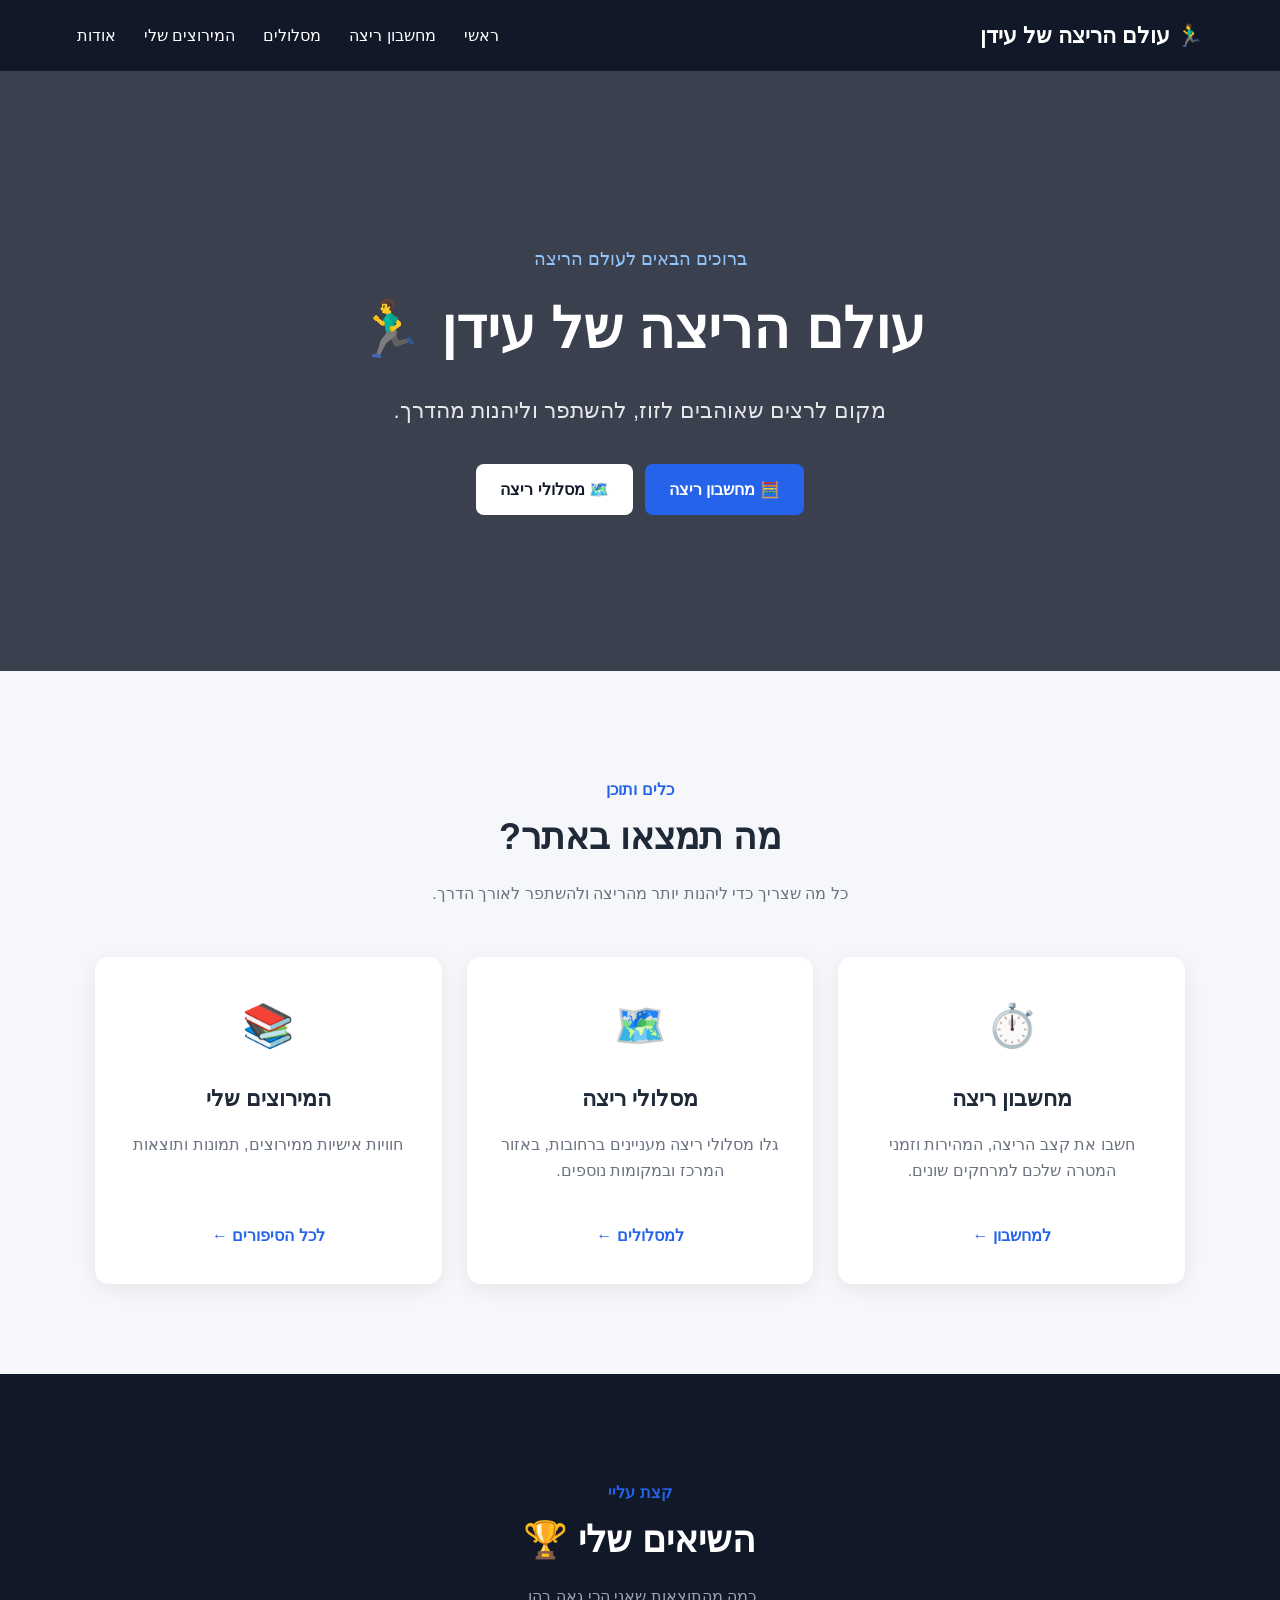
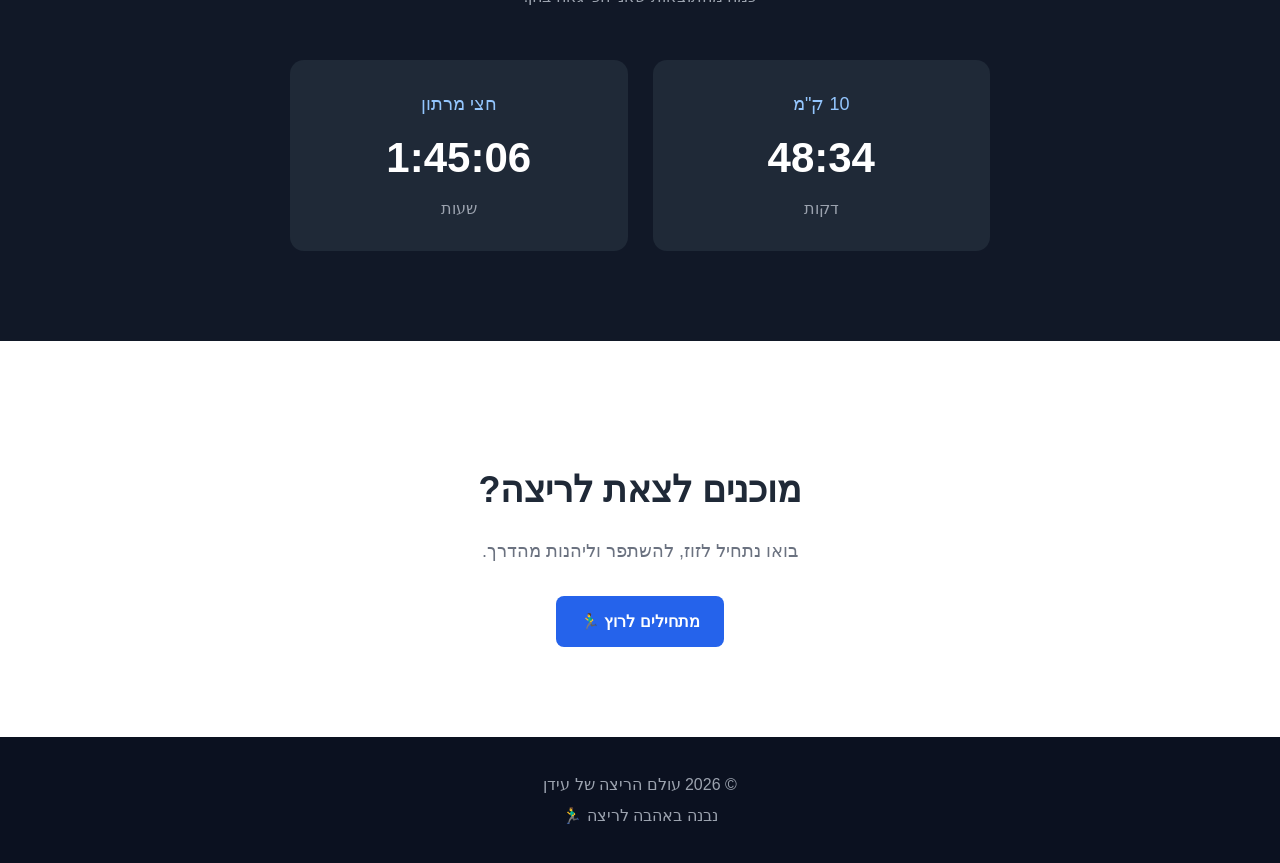
<file: index.html>
<!DOCTYPE html>
<html lang="he" dir="rtl">

<head>
    <meta charset="UTF-8">
    <meta name="viewport" content="width=device-width, initial-scale=1.0">

    <title>עולם הריצה של עידן</title>

    <meta name="description"
          content="עולם הריצה של עידן - טיפים, כלים, מסלולי ריצה ומידע לכל מי שאוהב לרוץ.">

    <!-- קישור לקובץ העיצוב -->
    <link rel="stylesheet" href="style.css">
</head>

<body>

    <!-- תפריט עליון -->
    <header class="header">

        <div class="logo">
            🏃‍♂️ עולם הריצה של עידן
        </div>

        <nav class="nav">
            <a href="index.html">ראשי</a>
            <a href="calculator.html">מחשבון ריצה</a>
            <a href="routes.html">מסלולים</a>
             <a href="races.html">המירוצים שלי</a>
           <a href="about.html">אודות</a>
        </nav>

    </header>


    <!-- אזור פתיחה -->
    <section class="hero">

        <div class="hero-content">

            <p class="hero-small-title">
                ברוכים הבאים לעולם הריצה
            </p>

            <h1>
                עולם הריצה של עידן 🏃‍♂️
            </h1>

            <p class="hero-description">
                מקום לרצים שאוהבים לזוז, להשתפר
                וליהנות מהדרך.
            </p>

            <div class="hero-buttons">
                <a href="calculator.html" class="button button-primary">
                    🧮 מחשבון ריצה
                </a>

                <a href="routes.html" class="button button-secondary">
                    🗺️ מסלולי ריצה
                </a>
            </div>

        </div>

    </section>


    <!-- מה תמצאו באתר -->
    <section class="section">

        <div class="section-title">

            <p class="section-small-title">
                כלים ותוכן
            </p>

            <h2>
                מה תמצאו באתר?
            </h2>

            <p>
                כל מה שצריך כדי ליהנות יותר מהריצה
                ולהשתפר לאורך הדרך.
            </p>

        </div>


        <div class="cards">

            <!-- כרטיס מחשבון -->
            <div class="card">

                <div class="card-icon">
                    ⏱️
                </div>

                <h3>
                    מחשבון ריצה
                </h3>

                <p>
                    חשבו את קצב הריצה, המהירות וזמני
                    המטרה שלכם למרחקים שונים.
                </p>

                <a href="calculator.html" class="card-link">
                    למחשבון ←
                </a>

            </div>


            <!-- כרטיס מסלולים -->
            <div class="card">

                <div class="card-icon">
                    🗺️
                </div>

                <h3>
                    מסלולי ריצה
                </h3>

                <p>
                    גלו מסלולי ריצה מעניינים ברחובות,
                    באזור המרכז ובמקומות נוספים.
                </p>

                <a href="routes.html" class="card-link">
                    למסלולים ←
                </a>

            </div>


            <!-- כרטיס תמונות -->
            <div class="card">

                <div class="card-icon">
                    📚
                </div>

                <h3>
                    המירוצים שלי 
                </h3>

                <p>
             חוויות אישיות ממירוצים, תמונות ותוצאות
                </p>

                <a href="races.html" class="card-link">
                   לכל הסיפורים ←
                </a>

            </div>

        </div>

    </section>


    <!-- אזור השיאים -->
    <section class="records-section">

        <div class="section-title">

            <p class="section-small-title">
                קצת עליי
            </p>

            <h2>
                השיאים שלי 🏆
            </h2>

            <p>
                כמה מהתוצאות שאני הכי גאה בהן.
            </p>

        </div>


        <div class="records">

            <div class="record">

                <span class="record-distance">
                    10 ק"מ
                </span>

                <strong>
                    48:34
                </strong>

                <span>
                    דקות
                </span>

            </div>


            <div class="record">

                <span class="record-distance">
                    חצי מרתון
                </span>

                <strong>
                    1:45:06
                </strong>

                <span>
                    שעות
                </span>

            </div>

        </div>

    </section>


    <!-- אזור קריאה לפעולה -->
    <section class="cta">

        <h2>
            מוכנים לצאת לריצה?
        </h2>

        <p>
            בואו נתחיל לזוז, להשתפר וליהנות מהדרך.
        </p>

        <a href="#" class="button button-primary">
            מתחילים לרוץ 🏃‍♂️
        </a>

    </section>


    <!-- תחתית האתר -->
    <footer class="footer">

        <p>
            © 2026 עולם הריצה של עידן
        </p>

        <p>
            נבנה באהבה לריצה 🏃‍♂️
        </p>

    </footer>

</body>

</html>
</file>
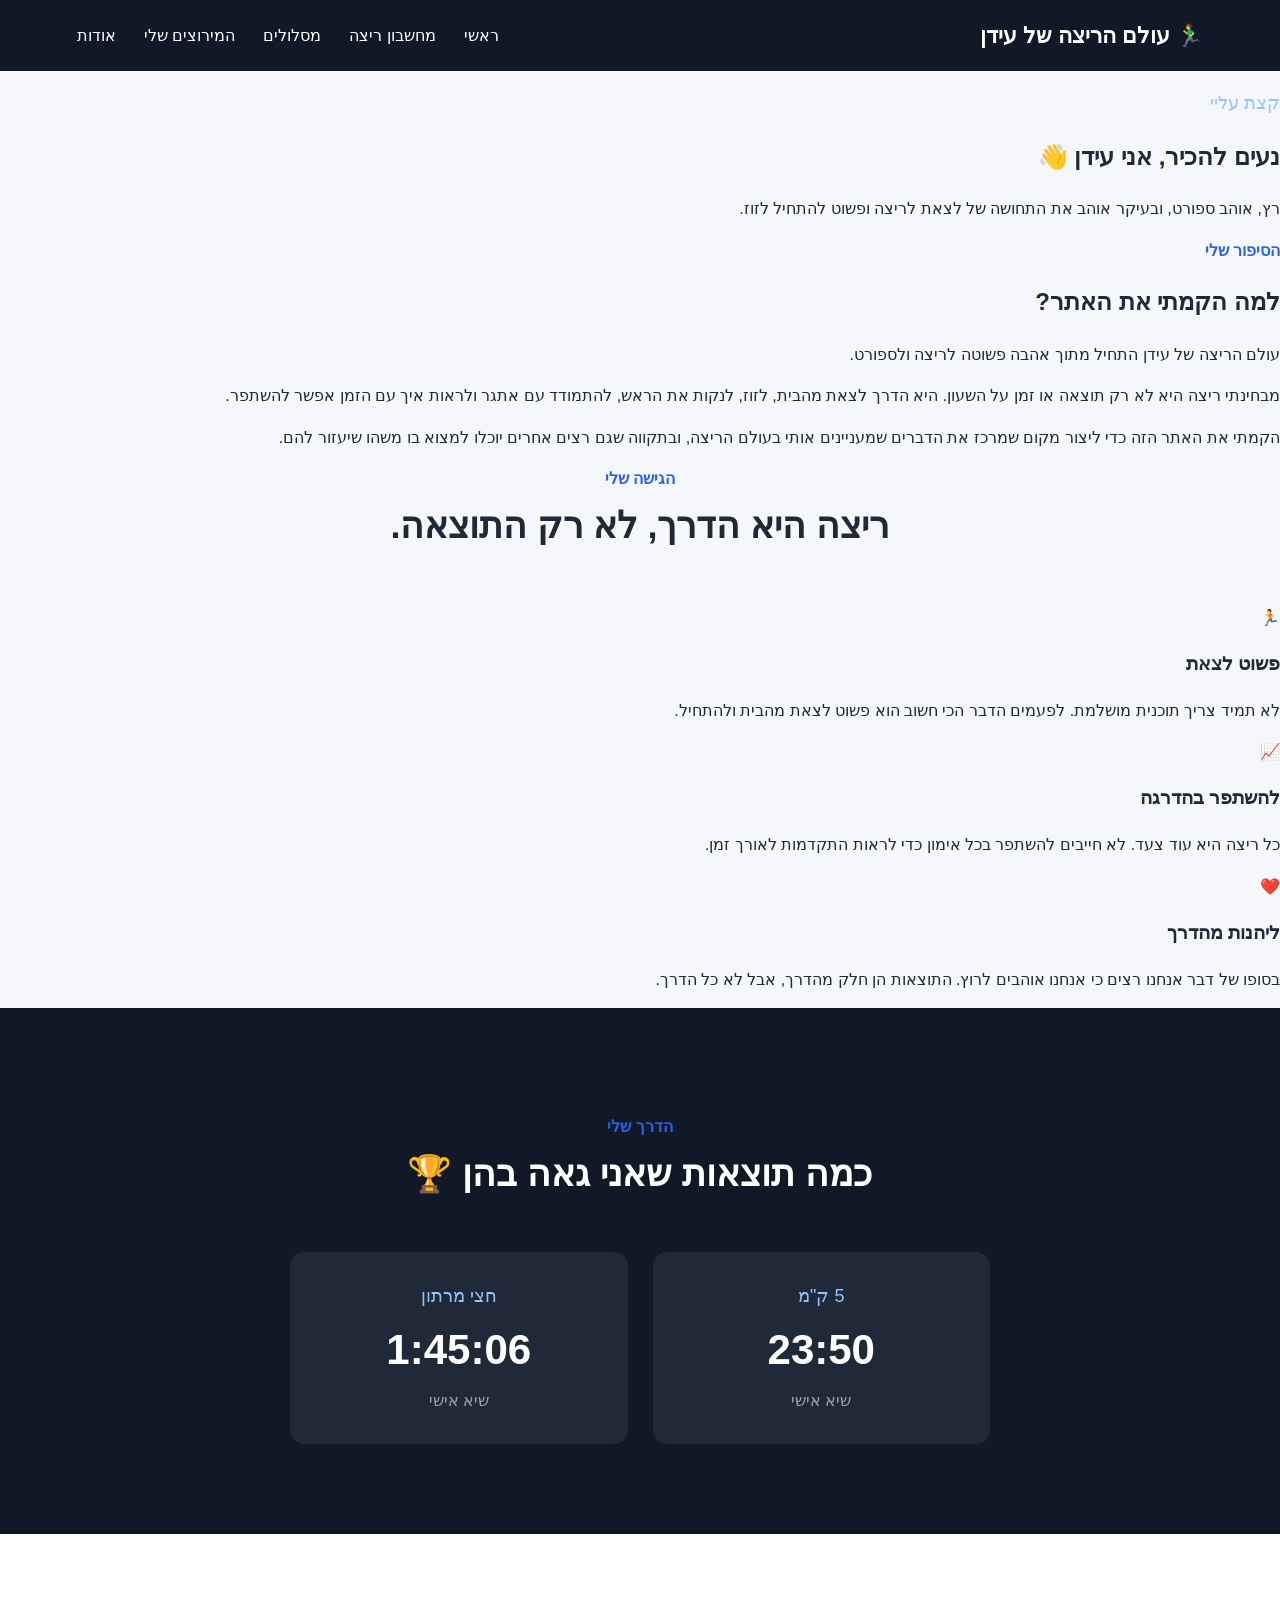
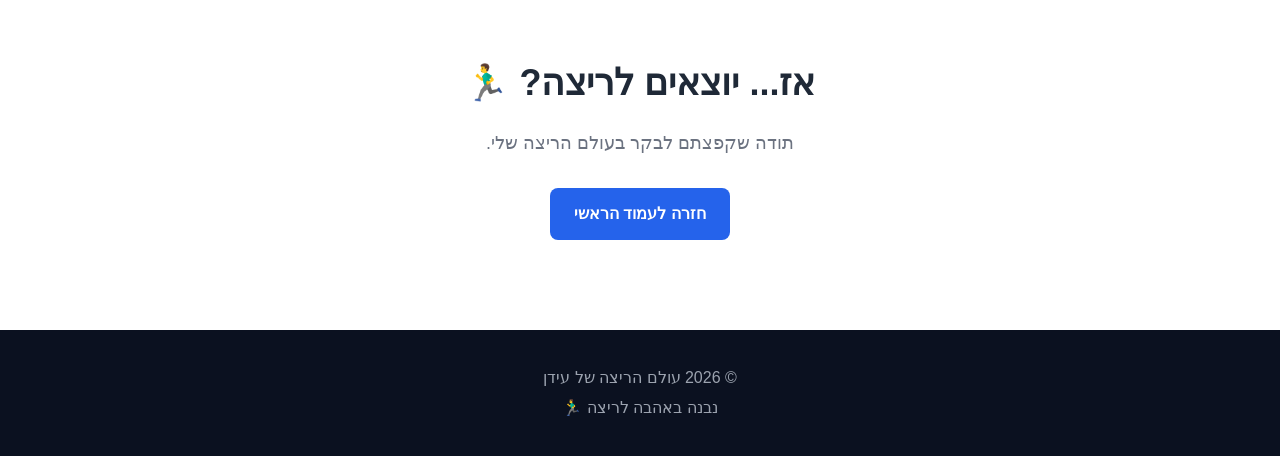
<file: about.html>
<!DOCTYPE html>
<html lang="he" dir="rtl">

<head>
    <meta charset="UTF-8">
    <meta name="viewport" content="width=device-width, initial-scale=1.0">

    <title>אודות | עולם הריצה של עידן</title>

    <meta name="description"
          content="קצת על עידן, על האהבה לריצה ועל הסיפור מאחורי עולם הריצה של עידן.">

    <link rel="stylesheet" href="style.css">
</head>

<body>

    <!-- תפריט עליון -->
    <header class="header">

        <div class="logo">
            🏃‍♂️ עולם הריצה של עידן
        </div>

        <nav class="nav">
            <a href="index.html">ראשי</a>
            <a href="calculator.html">מחשבון ריצה</a>
           <a href="routes.html">מסלולים</a>
              <a href="races.html">המירוצים שלי</a>
            <a href="about.html">אודות</a>
        </nav>

    </header>


    <!-- כותרת העמוד -->
    <section class="about-hero">

        <div class="about-hero-content">

            <p class="hero-small-title">
                קצת עליי
            </p>

            <h1>
                נעים להכיר, אני עידן 👋
            </h1>

            <p>
                רץ, אוהב ספורט, ובעיקר אוהב את התחושה
                של לצאת לריצה ופשוט להתחיל לזוז.
            </p>

        </div>

    </section>


    <!-- הסיפור שלי -->
    <section class="about-section">

        <div class="about-content">

            <div class="about-text">

                <p class="section-small-title">
                    הסיפור שלי
                </p>

                <h2>
                    למה הקמתי את האתר?
                </h2>

                <p>
                    עולם הריצה של עידן התחיל מתוך אהבה פשוטה לריצה
                    ולספורט.
                </p>

                <p>
                    מבחינתי ריצה היא לא רק תוצאה או זמן על השעון.
                    היא הדרך לצאת מהבית, לזוז, לנקות את הראש,
                    להתמודד עם אתגר ולראות איך עם הזמן אפשר להשתפר.
                </p>

                <p>
                    הקמתי את האתר הזה כדי ליצור מקום שמרכז את הדברים
                    שמעניינים אותי בעולם הריצה, ובתקווה שגם רצים אחרים
                    יוכלו למצוא בו משהו שיעזור להם.
                </p>

            </div>

        </div>

    </section>


    <!-- הגישה שלי לריצה -->
    <section class="about-values">

        <div class="section-title">

            <p class="section-small-title">
                הגישה שלי
            </p>

            <h2>
                ריצה היא הדרך, לא רק התוצאה.
            </h2>

        </div>


        <div class="values">

            <div class="value">

                <div class="value-icon">
                    🏃
                </div>

                <h3>
                    פשוט לצאת
                </h3>

                <p>
                    לא תמיד צריך תוכנית מושלמת.
                    לפעמים הדבר הכי חשוב הוא פשוט לצאת מהבית ולהתחיל.
                </p>

            </div>


            <div class="value">

                <div class="value-icon">
                    📈
                </div>

                <h3>
                    להשתפר בהדרגה
                </h3>

                <p>
                    כל ריצה היא עוד צעד.
                    לא חייבים להשתפר בכל אימון כדי לראות התקדמות לאורך זמן.
                </p>

            </div>


            <div class="value">

                <div class="value-icon">
                    ❤️
                </div>

                <h3>
                    ליהנות מהדרך
                </h3>

                <p>
                    בסופו של דבר אנחנו רצים כי אנחנו אוהבים לרוץ.
                    התוצאות הן חלק מהדרך, אבל לא כל הדרך.
                </p>

            </div>

        </div>

    </section>


    <!-- השיאים שלי -->
    <section class="records-section">

        <div class="section-title">

            <p class="section-small-title">
                הדרך שלי
            </p>

            <h2>
                כמה תוצאות שאני גאה בהן 🏆
            </h2>

        </div>


        <div class="records">

            <div class="record">

                <span class="record-distance">
                    5 ק"מ
                </span>

                <strong>
                    23:50
                </strong>

                <span>
                    שיא אישי
                </span>

            </div>


            <div class="record">

                <span class="record-distance">
                    חצי מרתון
                </span>

                <strong>
                    1:45:06
                </strong>

                <span>
                    שיא אישי
                </span>

            </div>

        </div>

    </section>


    <!-- סיום -->
    <section class="cta">

        <h2>
            אז... יוצאים לריצה? 🏃‍♂️
        </h2>

        <p>
            תודה שקפצתם לבקר בעולם הריצה שלי.
        </p>

        <a href="index.html" class="button button-primary">
            חזרה לעמוד הראשי
        </a>

    </section>


    <!-- Footer -->
    <footer class="footer">

        <p>
            © 2026 עולם הריצה של עידן
        </p>

        <p>
            נבנה באהבה לריצה 🏃‍♂️
        </p>

    </footer>

</body>

</html>
</file>
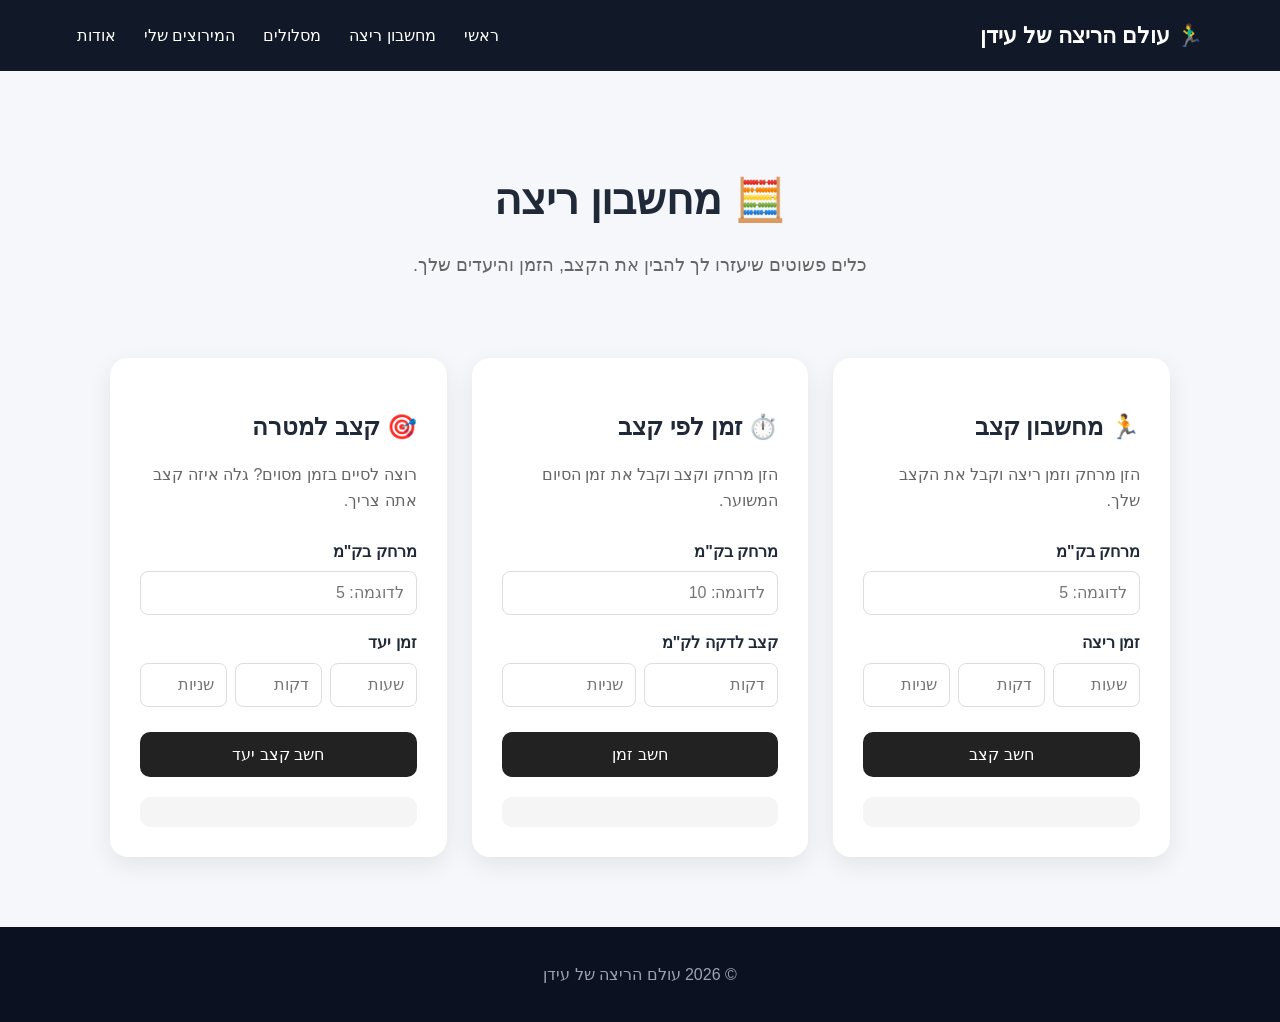
<file: calculator.html>
<!DOCTYPE html>
<html lang="he" dir="rtl">

<head>
    <meta charset="UTF-8">
    <meta name="viewport" content="width=device-width, initial-scale=1.0">

    <title>מחשבון ריצה | עולם הריצה של עידן</title>

    <meta name="description"
          content="מחשבון ריצה לחישוב קצב, זמן ריצה וקצב יעד.">

    <link rel="stylesheet" href="style.css">
</head>

<body>

<header class="header">

    <div class="logo">
        🏃‍♂️ עולם הריצה של עידן
    </div>

    <nav class="nav">
        <a href="index.html">ראשי</a>
        <a href="calculator.html">מחשבון ריצה</a>
        <a href="routes.html">מסלולים</a>
          <a href="races.html">המירוצים שלי</a>
        <a href="about.html">אודות</a>
    </nav>

</header>


<main>

    <section class="page-hero">

        <h1>🧮 מחשבון ריצה</h1>

        <p>
            כלים פשוטים שיעזרו לך להבין את הקצב, הזמן והיעדים שלך.
        </p>

    </section>


    <section class="calculator-section">

        <div class="calculator-card">

            <h2>🏃 מחשבון קצב</h2>

            <p>
                הזן מרחק וזמן ריצה וקבל את הקצב שלך.
            </p>

            <label>מרחק בק"מ</label>

            <input
                type="number"
                id="paceDistance"
                placeholder="לדוגמה: 5"
                step="0.1"
            >

            <label>זמן ריצה</label>

            <div class="time-inputs">

                <input
                    type="number"
                    id="paceHours"
                    placeholder="שעות"
                    min="0"
                >

                <input
                    type="number"
                    id="paceMinutes"
                    placeholder="דקות"
                    min="0"
                >

                <input
                    type="number"
                    id="paceSeconds"
                    placeholder="שניות"
                    min="0"
                >

            </div>

            <button onclick="calculatePace()">
                חשב קצב
            </button>

            <div id="paceResult" class="result"></div>

        </div>



        <div class="calculator-card">

            <h2>⏱️ זמן לפי קצב</h2>

            <p>
                הזן מרחק וקצב וקבל את זמן הסיום המשוער.
            </p>

            <label>מרחק בק"מ</label>

            <input
                type="number"
                id="timeDistance"
                placeholder="לדוגמה: 10"
                step="0.1"
            >

            <label>קצב לדקה לק"מ</label>

            <div class="time-inputs">

                <input
                    type="number"
                    id="paceMinutesInput"
                    placeholder="דקות"
                    min="0"
                >

                <input
                    type="number"
                    id="paceSecondsInput"
                    placeholder="שניות"
                    min="0"
                    max="59"
                >

            </div>

            <button onclick="calculateTime()">
                חשב זמן
            </button>

            <div id="timeResult" class="result"></div>

        </div>



        <div class="calculator-card">

            <h2>🎯 קצב למטרה</h2>

            <p>
                רוצה לסיים בזמן מסוים? גלה איזה קצב אתה צריך.
            </p>

            <label>מרחק בק"מ</label>

            <input
                type="number"
                id="targetDistance"
                placeholder="לדוגמה: 5"
                step="0.1"
            >

            <label>זמן יעד</label>

            <div class="time-inputs">

                <input
                    type="number"
                    id="targetHours"
                    placeholder="שעות"
                    min="0"
                >

                <input
                    type="number"
                    id="targetMinutes"
                    placeholder="דקות"
                    min="0"
                >

                <input
                    type="number"
                    id="targetSeconds"
                    placeholder="שניות"
                    min="0"
                >

            </div>

            <button onclick="calculateTargetPace()">
                חשב קצב יעד
            </button>

            <div id="targetResult" class="result"></div>

        </div>

    </section>

</main>


<footer class="footer">

    <p>
        © 2026 עולם הריצה של עידן
    </p>

</footer>


<script>

function formatTime(totalSeconds) {

    totalSeconds = Math.round(totalSeconds);

    const hours = Math.floor(totalSeconds / 3600);

    const minutes = Math.floor((totalSeconds % 3600) / 60);

    const seconds = totalSeconds % 60;

    if (hours > 0) {

        return `${hours}:${String(minutes).padStart(2, '0')}:${String(seconds).padStart(2, '0')}`;

    }

    return `${minutes}:${String(seconds).padStart(2, '0')}`;
}


function calculatePace() {

    const distance = parseFloat(
        document.getElementById("paceDistance").value
    );

    const hours = parseFloat(
        document.getElementById("paceHours").value
    ) || 0;

    const minutes = parseFloat(
        document.getElementById("paceMinutes").value
    ) || 0;

    const seconds = parseFloat(
        document.getElementById("paceSeconds").value
    ) || 0;


    if (!distance || distance <= 0) {

        document.getElementById("paceResult").innerHTML =
            "נא להזין מרחק.";

        return;
    }


    const totalSeconds =
        hours * 3600 +
        minutes * 60 +
        seconds;


    if (totalSeconds <= 0) {

        document.getElementById("paceResult").innerHTML =
            "נא להזין זמן ריצה.";

        return;
    }


    const paceSeconds = totalSeconds / distance;

    const paceMinutes = Math.floor(paceSeconds / 60);

    const remainingSeconds =
        Math.round(paceSeconds % 60);


    document.getElementById("paceResult").innerHTML =

        `הקצב שלך הוא <strong>
        ${paceMinutes}:${String(remainingSeconds).padStart(2, '0')}
        דק׳/ק"מ
        </strong>`;
}



function calculateTime() {

    const distance = parseFloat(
        document.getElementById("timeDistance").value
    );

    const minutes = parseFloat(
        document.getElementById("paceMinutesInput").value
    ) || 0;

    const seconds = parseFloat(
        document.getElementById("paceSecondsInput").value
    ) || 0;


    if (!distance || distance <= 0) {

        document.getElementById("timeResult").innerHTML =
            "נא להזין מרחק.";

        return;
    }


    const paceSeconds =
        minutes * 60 + seconds;


    if (paceSeconds <= 0) {

        document.getElementById("timeResult").innerHTML =
            "נא להזין קצב.";

        return;
    }


    const totalSeconds =
        distance * paceSeconds;


    document.getElementById("timeResult").innerHTML =

        `זמן הסיום המשוער:
        <strong>
        ${formatTime(totalSeconds)}
        </strong>`;
}



function calculateTargetPace() {

    const distance = parseFloat(
        document.getElementById("targetDistance").value
    );

    const hours = parseFloat(
        document.getElementById("targetHours").value
    ) || 0;

    const minutes = parseFloat(
        document.getElementById("targetMinutes").value
    ) || 0;

    const seconds = parseFloat(
        document.getElementById("targetSeconds").value
    ) || 0;


    if (!distance || distance <= 0) {

        document.getElementById("targetResult").innerHTML =
            "נא להזין מרחק.";

        return;
    }


    const totalSeconds =
        hours * 3600 +
        minutes * 60 +
        seconds;


    if (totalSeconds <= 0) {

        document.getElementById("targetResult").innerHTML =
            "נא להזין זמן יעד.";

        return;
    }


    const paceSeconds =
        totalSeconds / distance;


    const paceMinutes =
        Math.floor(paceSeconds / 60);


    const remainingSeconds =
        Math.round(paceSeconds % 60);


    document.getElementById("targetResult").innerHTML =

        `כדי להגיע ליעד:
        <strong>
        ${paceMinutes}:${String(remainingSeconds).padStart(2, '0')}
        דק׳/ק"מ
        </strong>`;
}

</script>

</body>

</html>
</file>
<file: style.css>
/* ========================================
   הגדרות כלליות
======================================== */

* {
    box-sizing: border-box;
}

html {
    scroll-behavior: smooth;
}

body {
    margin: 0;
    font-family: Arial, sans-serif;
    background-color: #f5f7fa;
    color: #1f2937;
    line-height: 1.6;
}


/* ========================================
   HEADER
======================================== */

.header {
    background-color: #111827;
    color: white;

    padding: 18px 6%;

    display: flex;
    justify-content: space-between;
    align-items: center;

    position: sticky;
    top: 0;

    z-index: 1000;
}

.logo {
    font-size: 22px;
    font-weight: bold;
}

.nav {
    display: flex;
    gap: 28px;
}

.nav a {
    color: white;
    text-decoration: none;
    font-size: 16px;

    transition: 0.2s;
}

.nav a:hover {
    color: #60a5fa;
}


/* ========================================
   HERO
======================================== */

.hero {
    min-height: 600px;

    display: flex;
    justify-content: center;
    align-items: center;

    text-align: center;

    background:
        linear-gradient(
            rgba(17, 24, 39, 0.82),
            rgba(17, 24, 39, 0.82)
        ),
        url("https://images.unsplash.com/photo-1552674605-db6ffd4facb5?auto=format&fit=crop&w=1800&q=80");

    background-size: cover;
    background-position: center;

    color: white;
}

.hero-content {
    max-width: 800px;
    padding: 30px;
}

.hero-small-title {
    font-size: 18px;
    color: #93c5fd;
    margin-bottom: 10px;
}

.hero h1 {
    font-size: 56px;
    margin: 10px 0 20px;
}

.hero-description {
    font-size: 22px;
    color: #e5e7eb;

    max-width: 600px;
    margin: 0 auto 35px;
}


/* ========================================
   BUTTONS
======================================== */

.hero-buttons {
    display: flex;
    justify-content: center;
    gap: 12px;
    flex-wrap: wrap;
}

.button {
    display: inline-block;

    padding: 13px 24px;

    border-radius: 8px;

    text-decoration: none;

    font-weight: bold;

    transition: 0.2s;
}

.button-primary {
    background-color: #2563eb;
    color: white;
}

.button-primary:hover {
    background-color: #1d4ed8;
    transform: translateY(-2px);
}

.button-secondary {
    background-color: white;
    color: #111827;
}

.button-secondary:hover {
    background-color: #e5e7eb;
    transform: translateY(-2px);
}


/* ========================================
   SECTIONS
======================================== */

.section {
    max-width: 1150px;

    margin: auto;

    padding: 90px 30px;
}

.section-title {
    text-align: center;

    max-width: 650px;

    margin: 0 auto 50px;
}

.section-title h2 {
    font-size: 36px;

    margin: 5px 0 10px;
}

.section-title p {
    color: #6b7280;
}

.section-small-title {
    color: #2563eb !important;

    font-weight: bold;

    margin-bottom: 5px;
}


/* ========================================
   CARDS
======================================== */

.cards {
    display: grid;

    grid-template-columns: repeat(3, 1fr);

    gap: 25px;
}

.card {
    background-color: white;

    padding: 35px 30px;

    border-radius: 14px;

    text-align: center;

    box-shadow: 0 5px 20px rgba(0, 0, 0, 0.07);

    transition: 0.25s;
}

.card:hover {
    transform: translateY(-6px);

    box-shadow: 0 12px 30px rgba(0, 0, 0, 0.12);
}

.card-icon {
    font-size: 42px;

    margin-bottom: 15px;
}

.card h3 {
    font-size: 22px;

    margin-bottom: 12px;
}

.card p {
    color: #6b7280;

    min-height: 75px;
}

.card-link {
    color: #2563eb;

    text-decoration: none;

    font-weight: bold;
}

.card-link:hover {
    text-decoration: underline;
}


/* ========================================
   RECORDS
======================================== */

.records-section {
    background-color: #111827;

    color: white;

    padding: 90px 30px;
}

.records-section .section-title p {
    color: #9ca3af;
}

.records {
    max-width: 700px;

    margin: auto;

    display: grid;

    grid-template-columns: repeat(2, 1fr);

    gap: 25px;
}

.record {
    background-color: #1f2937;

    border-radius: 14px;

    padding: 30px;

    text-align: center;

    display: flex;

    flex-direction: column;

    gap: 5px;
}

.record-distance {
    color: #93c5fd;

    font-size: 18px;
}

.record strong {
    font-size: 42px;
}

.record span:last-child {
    color: #9ca3af;
}


/* ========================================
   CTA
======================================== */

.cta {
    text-align: center;

    padding: 90px 30px;

    background-color: white;
}

.cta h2 {
    font-size: 36px;

    margin-bottom: 10px;
}

.cta p {
    color: #6b7280;

    font-size: 18px;

    margin-bottom: 30px;
}


/* ========================================
   FOOTER
======================================== */

.footer {
    background-color: #0b1120;

    color: #9ca3af;

    text-align: center;

    padding: 30px;
}

.footer p {
    margin: 5px;
}


/* ========================================
   התאמה לטלפון
======================================== */

@media (max-width: 800px) {

    .header {
        flex-direction: column;

        gap: 15px;

        padding: 18px 20px;
    }

    .nav {
        gap: 15px;

        flex-wrap: wrap;

        justify-content: center;
    }

    .nav a {
        font-size: 14px;
    }

    .hero {
        min-height: 500px;
    }

    .hero h1 {
        font-size: 38px;
    }

    .hero-description {
        font-size: 18px;
    }

    .cards {
        grid-template-columns: 1fr;
    }

    .records {
        grid-template-columns: 1fr;
    }

    .section-title h2 {
        font-size: 30px;
    }

    .cta h2 {
        font-size: 30px;
    }
}
/* =========================
   Running Calculator
========================= */

.page-hero {
    text-align: center;
    padding: 60px 20px 30px;
}

.page-hero h1 {
    font-size: 42px;
    margin-bottom: 15px;
}

.page-hero p {
    font-size: 18px;
    color: #666;
}


.calculator-section {
    max-width: 1100px;
    margin: 0 auto;
    padding: 30px 20px 70px;

    display: grid;
    grid-template-columns: repeat(3, 1fr);
    gap: 25px;
}


.calculator-card {
    background: white;
    padding: 30px;
    border-radius: 18px;

    box-shadow: 0 8px 25px rgba(0, 0, 0, 0.08);
}


.calculator-card h2 {
    margin-bottom: 10px;
}


.calculator-card p {
    color: #666;
    line-height: 1.6;
    margin-bottom: 25px;
}


.calculator-card label {
    display: block;
    margin: 15px 0 7px;
    font-weight: bold;
}


.calculator-card input {
    width: 100%;
    box-sizing: border-box;

    padding: 12px;

    border: 1px solid #ddd;
    border-radius: 8px;

    font-size: 16px;
}


.time-inputs {
    display: flex;
    gap: 8px;
}


.time-inputs input {
    min-width: 0;
}


.calculator-card button {
    width: 100%;

    margin-top: 25px;

    padding: 13px;

    border: none;
    border-radius: 10px;

    background: #222;
    color: white;

    font-size: 16px;
    cursor: pointer;
}


.calculator-card button:hover {
    opacity: 0.85;
}


.result {
    margin-top: 20px;

    padding: 15px;

    background: #f5f5f5;

    border-radius: 10px;

    text-align: center;

    min-height: 20px;
}


.result strong {
    display: block;

    margin-top: 7px;

    font-size: 22px;
}


/* Mobile */

@media (max-width: 900px) {

    .calculator-section {
        grid-template-columns: 1fr;
    }

}
</file>
